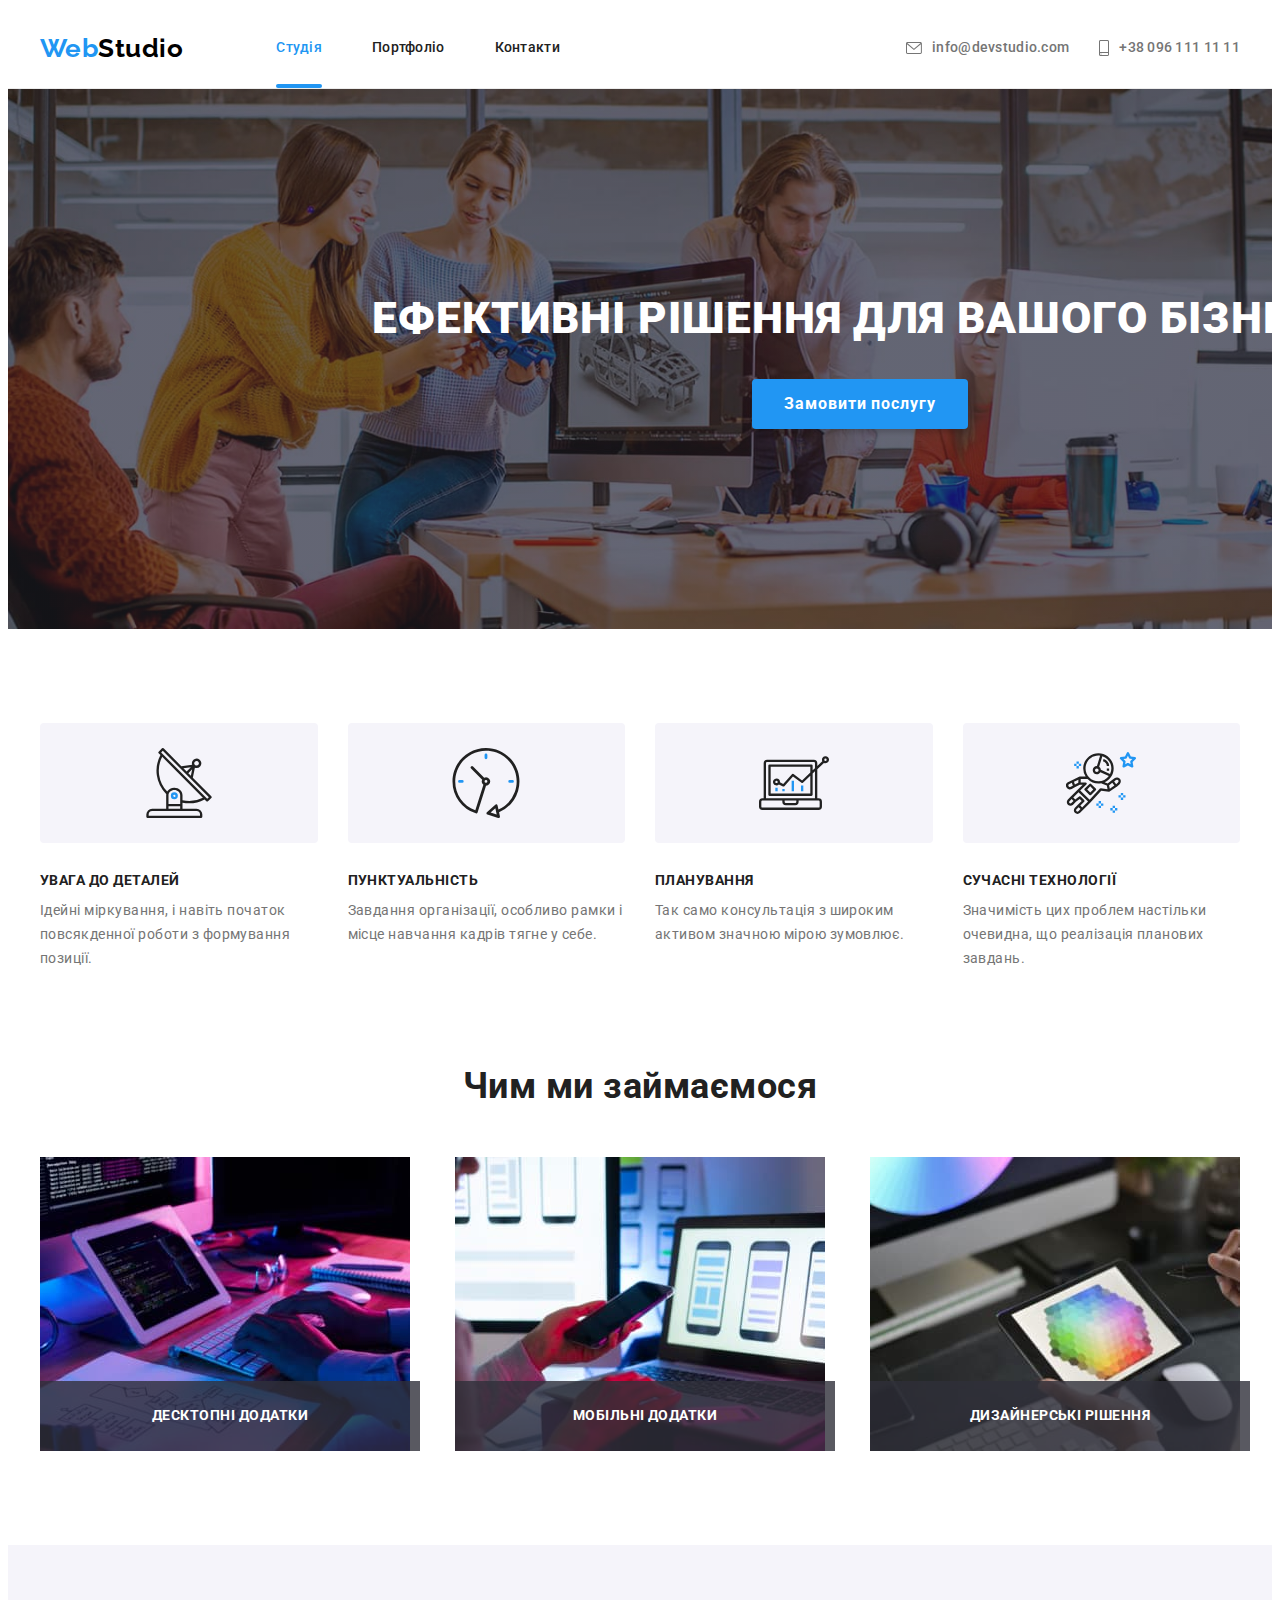
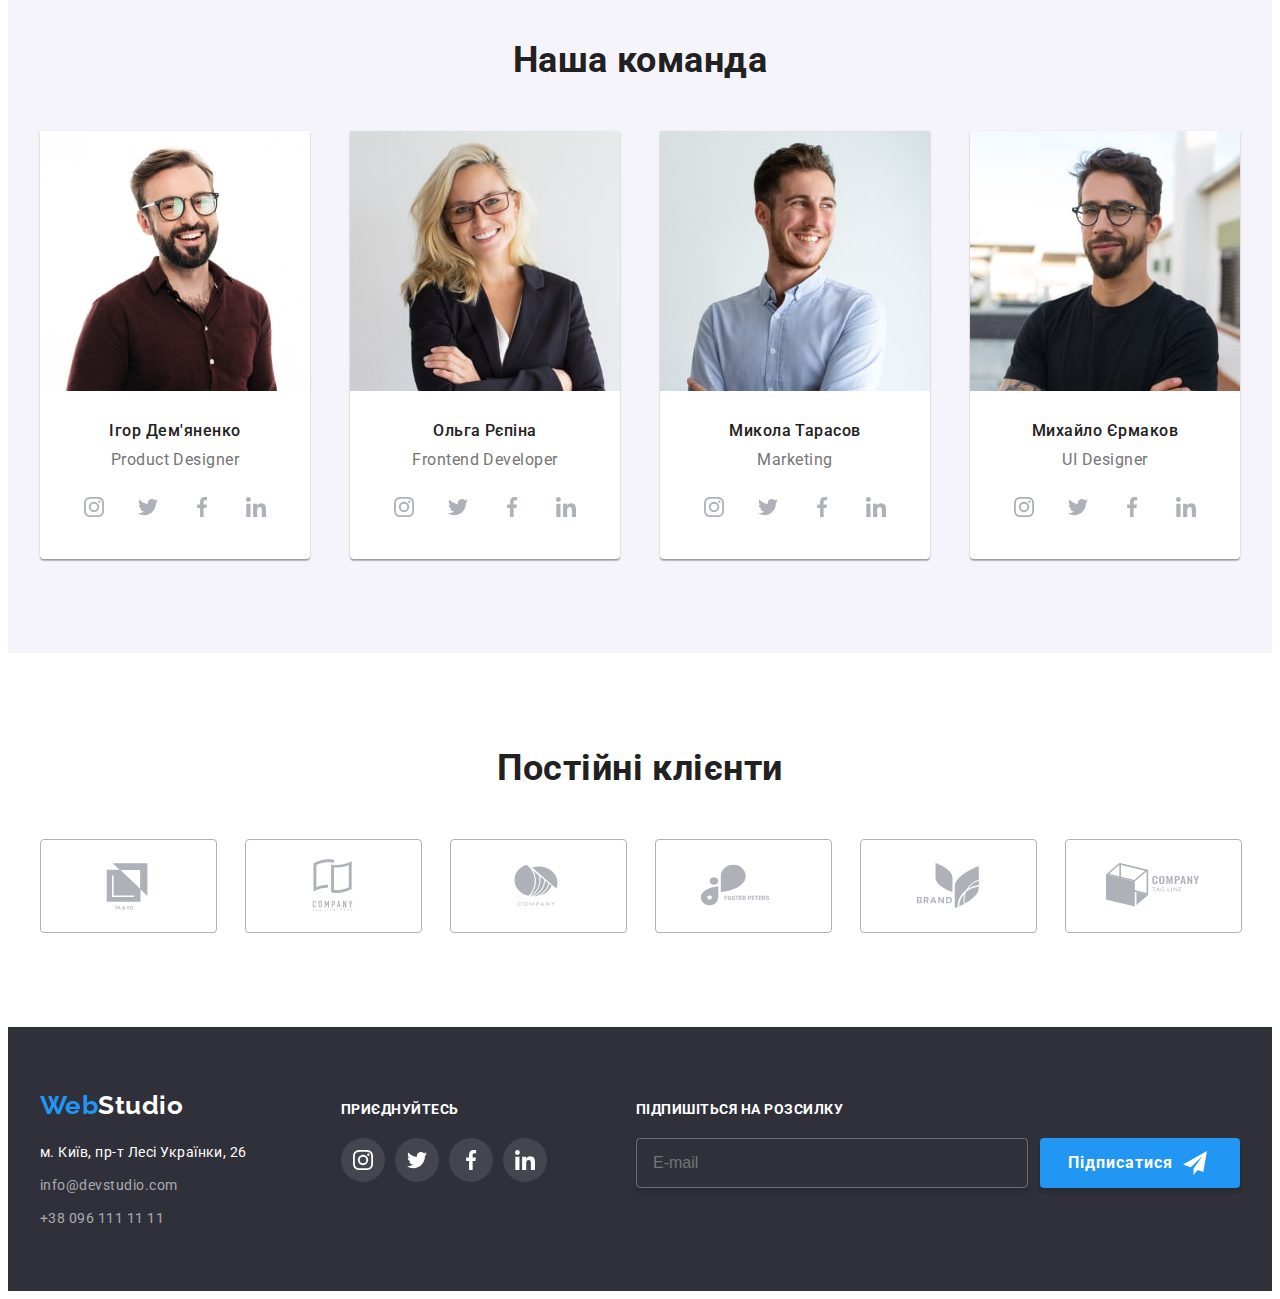
<file: index.html>
<!DOCTYPE html>
<html lang="uk">
  <head>
    <meta charset="UTF-8" />
    <meta http-equiv="X-UA-Compatible" content="IE=edge" />
    <meta name="viewport" content="width=device-width, initial-scale=1.0" />
    <title>Студія</title>

    <link rel="preconnect" href="https://fonts.googleapis.com" />
    <link rel="preconnect" href="https://fonts.gstatic.com" crossorigin />
    <link
      href="https://fonts.googleapis.com/css2?family=Raleway:wght@700&family=Roboto:wght@400;500;700;900&display=swap"
      rel="stylesheet"
    />

    <link
      rel="stylesheet"
      href="https://cdnjs.cloudflare.com/ajax/libs/modern-normalize/1.1.0/modern-normalize.min.css"
      integrity="sha512-wpPYUAdjBVSE4KJnH1VR1HeZfpl1ub8YT/NKx4PuQ5NmX2tKuGu6U/JRp5y+Y8XG2tV+wKQpNHVUX03MfMFn9Q=="
      crossorigin="anonymous"
      referrerpolicy="no-referrer"
    />
    <link rel="stylesheet" href="./css/main.min.css" />
  </head>
  <body>
    <!-- Header -->
    <header class="header-page">
      <div class="container header-page__container">
        <a class="logo header-page__logo" href="./index.html"
          ><span class="logo__accent">Web</span>Studio</a
        >
        <div class="header-page__menu">
          <nav>
            <ul class="header-page__list">
              <li class="header-page__item">
                <a class="header-page__link header-page__link--current" href="./index.html"
                  >Студія</a
                >
              </li>
              <li class="header-page__item">
                <a class="header-page__link" href="./portfolio.html">Портфоліо</a>
              </li>
              <li class="header-page__item">
                <a class="header-page__link" href="#address">Контакти</a>
              </li>
            </ul>
          </nav>

          <ul class="header-page__list header-page__list--second">
            <li class="header-page__item header-page__item--second">
              <a
                class="header-page__link header-page__link--second"
                href="mailto:info@devstudio.com"
              >
                <svg class="header-page__icon" width="16" height="12">
                  <use href="./images/icons.svg#icon-envelope"></use>
                </svg>
                info@devstudio.com</a
              >
            </li>
            <li class="header-page__item header-page__item--second">
              <a class="header-page__link header-page__link--second" href="tel:+380961111111">
                <svg class="header-page__icon" width="10" height="16">
                  <use href="./images/icons.svg#icon-smartphone"></use>
                </svg>
                <span>+38 096 111 11 11</span></a
              >
            </li>
          </ul>
        </div>
        <button
          class="header-page__btn-mobile-menu js-open-menu"
          aria-expanded="false"
          aria-controls="mobile-menu"
          type="button"
        >
          <svg class="header-page__icon-open-menu" width="40">
            <use href="./images/icons.svg#icon-open-menu"></use>
          </svg>
        </button>
      </div>
    </header>

    <main>
      <!-- Герой -->
      <section class="hero">
        <div class="container hero__container">
          <h1 class="hero__title">Ефективні рішення для вашого бізнесу</h1>
          <button class="hero__button" type="button" data-modal-open>Замовити послугу</button>
        </div>
      </section>

      <!-- Особливості -->
      <section class="section-benefits">
        <div class="container">
          <h2 class="section-benefits__title">Особливості</h2>

          <ul class="card-benefit__list">
            <li class="card-benefit__item">
              <div class="card-benefit__figure">
                <svg class="card-benefit__icon">
                  <use href="./images/icons.svg#icon-antenna"></use>
                </svg>
              </div>

              <h3 class="card-benefit__title">УВАГА ДО ДЕТАЛЕЙ</h3>
              <p class="card-benefit__content">
                Ідейні міркування, і навіть початок повсякденної роботи з формування позиції.
              </p>
            </li>

            <li class="card-benefit__item">
              <div class="card-benefit__figure">
                <svg class="card-benefit__icon">
                  <use href="./images/icons.svg#icon-clock"></use>
                </svg>
              </div>

              <h3 class="card-benefit__title">ПУНКТУАЛЬНІСТЬ</h3>
              <p class="card-benefit__content">
                Завдання організації, особливо рамки і місце навчання кадрів тягне у себе.
              </p>
            </li>

            <li class="card-benefit__item">
              <div class="card-benefit__figure">
                <svg class="card-benefit__icon">
                  <use href="./images/icons.svg#icon-diagram"></use>
                </svg>
              </div>

              <h3 class="card-benefit__title">ПЛАНУВАННЯ</h3>
              <p class="card-benefit__content">
                Так само консультація з широким активом значною мірою зумовлює.
              </p>
            </li>

            <li class="card-benefit__item">
              <div class="card-benefit__figure">
                <svg class="card-benefit__icon">
                  <use href="./images/icons.svg#icon-astronaut"></use>
                </svg>
              </div>

              <h3 class="card-benefit__title">СУЧАСНІ ТЕХНОЛОГІЇ</h3>
              <p class="card-benefit__content">
                Значимість цих проблем настільки очевидна, що реалізація планових завдань.
              </p>
            </li>
          </ul>
        </div>
      </section>

      <!-- Чим ми займаємося -->
      <section class="section-what">
        <div class="container">
          <h2 class="section-what__title">Чим ми займаємося</h2>

          <ul class="card-what__list">
            <li class="card-what__item">
              <img
                class="card-what__img"
                src="./images/what-we-do/what-we-do-1-370.jpg"
                alt="Займаємось кодингом"
                width="370"
              />
              <h3 class="card-what__title">Десктопні додатки</h3>
            </li>

            <li class="card-what__item">
              <img
                class="card-what__img"
                src="./images/what-we-do/what-we-do-2-370.jpg"
                alt="Створюємо макет"
                width="370"
              />
              <h3 class="card-what__title">Мобільні додатки</h3>
            </li>

            <li class="card-what__item">
              <img
                class="card-what__img"
                src="./images/what-we-do/what-we-do-3-370.jpg"
                alt="Підбираємо колір"
                width="370"
              />
              <h3 class="card-what__title">Дизайнерські рішення</h3>
            </li>
          </ul>
        </div>
      </section>

      <!-- Наша команда -->
      <section class="section-team">
        <div class="container">
          <h2 class="section-team__title">Наша команда</h2>

          <ul class="card-team__list">
            <li class="card-team__item">
              <img
                class="card-team__img"
                srcset="
                  ./images/our-command/ihor-demyanenko-270.jpg    270w,
                  ./images/our-command/ihor-demyanenko-354.jpg    354w,
                  ./images/our-command/ihor-demyanenko-450.jpg    450w,
                  ./images/our-command/ihor-demyanenko-270@2x.jpg 540w,
                  ./images/our-command/ihor-demyanenko-354@2x.jpg 708w,
                  ./images/our-command/ihor-demyanenko-450@2x.jpg 900w
                "
                src="./images/our-command/ihor-demyanenko-450.jpg"
                sizes="(min-width: 1200px) 270px, (min-width: 768px) 354px, (min-width: 480px) 450px,   100vw"
                alt="Ігор Дем'яненко"
              />

              <div class="card-team__caption">
                <h3 class="card-team__title">Ігор Дем'яненко</h3>
                <p class="card-team__content" lang="en">Product Designer</p>

                <ul class="socials__list card-team__socials">
                  <li class="socials__item">
                    <a
                      class="socials__link card-team__link-socials"
                      href=""
                      aria-label="Instagramm"
                    >
                      <svg class="socials__icon">
                        <use href="./images/icons.svg#icon-instagram"></use>
                      </svg>
                    </a>
                  </li>

                  <li class="socials__item">
                    <a class="socials__link card-team__link-socials" href="" aria-label="Twiter">
                      <svg class="socials__icon">
                        <use href="./images/icons.svg#icon-twitter"></use>
                      </svg>
                    </a>
                  </li>

                  <li class="socials__item">
                    <a class="socials__link card-team__link-socials" href="" aria-label="Facebook">
                      <svg class="socials__icon">
                        <use href="./images/icons.svg#icon-facebook"></use>
                      </svg>
                    </a>
                  </li>

                  <li class="socials__item">
                    <a class="socials__link card-team__link-socials" href="" aria-label="Linkedin">
                      <svg class="socials__icon">
                        <use href="./images/icons.svg#icon-linkedin"></use>
                      </svg>
                    </a>
                  </li>
                </ul>
              </div>
            </li>

            <li class="card-team__item">
              <img
                class="card-team__img"
                srcset="
                  ./images/our-command/olga-repina-270.jpg    270w,
                  ./images/our-command/olga-repina-354.jpg    354w,
                  ./images/our-command/olga-repina-450.jpg    450w,
                  ./images/our-command/olga-repina-270@2x.jpg 540w,
                  ./images/our-command/olga-repina-354@2x.jpg 708w,
                  ./images/our-command/olga-repina-450@2x.jpg 900w
                "
                src="./images/our-command/olga-repina-450.jpg"
                sizes="(min-width: 1200px) 270px, (min-width: 768px) 354px, (min-width: 480px) 450px,   100vw"
                alt="Ольга Рєпіна"
              />
              <div class="card-team__caption">
                <h3 class="card-team__title">Ольга Рєпіна</h3>
                <p class="card-team__content" lang="en">Frontend Developer</p>

                <ul class="socials__list card-team__socials">
                  <li class="socials__item">
                    <a
                      class="socials__link card-team__link-socials"
                      href=""
                      aria-label="Instagramm"
                    >
                      <svg class="socials__icon">
                        <use href="./images/icons.svg#icon-instagram"></use>
                      </svg>
                    </a>
                  </li>

                  <li class="socials__item">
                    <a class="socials__link card-team__link-socials" href="" aria-label="Twiter">
                      <svg class="socials__icon">
                        <use href="./images/icons.svg#icon-twitter"></use>
                      </svg>
                    </a>
                  </li>

                  <li class="socials__item">
                    <a class="socials__link card-team__link-socials" href="" aria-label="Facebook">
                      <svg class="socials__icon">
                        <use href="./images/icons.svg#icon-facebook"></use>
                      </svg>
                    </a>
                  </li>

                  <li class="socials__item">
                    <a class="socials__link card-team__link-socials" href="" aria-label="Linkedin">
                      <svg class="socials__icon">
                        <use href="./images/icons.svg#icon-linkedin"></use>
                      </svg>
                    </a>
                  </li>
                </ul>
              </div>
            </li>

            <li class="card-team__item">
              <img
                class="card-team__img"
                srcset="
                  ./images/our-command/mykola-tarasov-270.jpg    270w,
                  ./images/our-command/mykola-tarasov-354.jpg    354w,
                  ./images/our-command/mykola-tarasov-450.jpg    450w,
                  ./images/our-command/mykola-tarasov-270@2x.jpg 540w,
                  ./images/our-command/mykola-tarasov-354@2x.jpg 708w,
                  ./images/our-command/mykola-tarasov-450@2x.jpg 900w
                "
                src="./images/our-command/mykola-tarasov-450.jpg"
                sizes="(min-width: 1200px) 270px, (min-width: 768px) 354px, (min-width: 480px) 450px,   100vw"
                alt="Микола Тарасов"
              />
              <div class="card-team__caption">
                <h3 class="card-team__title">Микола Тарасов</h3>
                <p class="card-team__content" lang="en">Marketing</p>

                <ul class="socials__list card-team__socials">
                  <li class="socials__item">
                    <a
                      class="socials__link card-team__link-socials"
                      href=""
                      aria-label="Instagramm"
                    >
                      <svg class="socials__icon">
                        <use href="./images/icons.svg#icon-instagram"></use>
                      </svg>
                    </a>
                  </li>

                  <li class="socials__item">
                    <a class="socials__link card-team__link-socials" href="" aria-label="Twiter">
                      <svg class="socials__icon">
                        <use href="./images/icons.svg#icon-twitter"></use>
                      </svg>
                    </a>
                  </li>

                  <li class="socials__item">
                    <a class="socials__link card-team__link-socials" href="" aria-label="Facebook">
                      <svg class="socials__icon">
                        <use href="./images/icons.svg#icon-facebook"></use>
                      </svg>
                    </a>
                  </li>

                  <li class="socials__item">
                    <a class="socials__link card-team__link-socials" href="" aria-label="Linkedin">
                      <svg class="socials__icon">
                        <use href="./images/icons.svg#icon-linkedin"></use>
                      </svg>
                    </a>
                  </li>
                </ul>
              </div>
            </li>

            <li class="card-team__item">
              <img
                class="card-team__img"
                srcset="
                  ./images/our-command/mykhailo-yermakov-270.jpg    270w,
                  ./images/our-command/mykhailo-yermakov-354.jpg    354w,
                  ./images/our-command/mykhailo-yermakov-450.jpg    450w,
                  ./images/our-command/mykhailo-yermakov-270@2x.jpg 540w,
                  ./images/our-command/mykhailo-yermakov-354@2x.jpg 708w,
                  ./images/our-command/mykhailo-yermakov-450@2x.jpg 900w
                "
                src="./images/our-command/mykhailo-yermakov-450.jpg"
                sizes="(min-width: 1200px) 270px, (min-width: 768px) 354px, (min-width: 480px) 450px,   100vw"
                alt="Михайло Єрмаков"
              />
              <div class="card-team__caption">
                <h3 class="card-team__title">Михайло Єрмаков</h3>
                <p class="card-team__content" lang="en">UI Designer</p>

                <ul class="socials__list card-team__socials">
                  <li class="socials__item">
                    <a
                      class="socials__link card-team__link-socials"
                      href=""
                      aria-label="Instagramm"
                    >
                      <svg class="socials__icon">
                        <use href="./images/icons.svg#icon-instagram"></use>
                      </svg>
                    </a>
                  </li>

                  <li class="socials__item">
                    <a class="socials__link card-team__link-socials" href="" aria-label="Twiter">
                      <svg class="socials__icon">
                        <use href="./images/icons.svg#icon-twitter"></use>
                      </svg>
                    </a>
                  </li>

                  <li class="socials__item">
                    <a class="socials__link card-team__link-socials" href="" aria-label="Facebook">
                      <svg class="socials__icon">
                        <use href="./images/icons.svg#icon-facebook"></use>
                      </svg>
                    </a>
                  </li>

                  <li class="socials__item">
                    <a class="socials__link card-team__link-socials" href="" aria-label="Linkedin">
                      <svg class="socials__icon">
                        <use href="./images/icons.svg#icon-linkedin"></use>
                      </svg>
                    </a>
                  </li>
                </ul>
              </div>
            </li>
          </ul>
        </div>
      </section>

      <!-- Section our clients -->
      <section class="section-clients">
        <div class="container">
          <h2 class="section-clients__title">Постійні клієнти</h2>

          <ul class="card-client__list">
            <li class="card-client__item">
              <a href="" class="card-client__link" aria-label="Logo company">
                <svg class="card-client__icon">
                  <use href="./images/icons.svg#logo-company-1"></use>
                </svg>
              </a>
            </li>

            <li class="card-client__item">
              <a href="" class="card-client__link" aria-label="Logo company"
                ><svg class="card-client__icon">
                  <use href="./images/icons.svg#logo-company-2"></use></svg
              ></a>
            </li>

            <li class="card-client__item">
              <a href="" class="card-client__link" aria-label="Logo company"
                ><svg class="card-client__icon">
                  <use href="./images/icons.svg#logo-company-3"></use></svg
              ></a>
            </li>

            <li class="card-client__item">
              <a href="" class="card-client__link" aria-label="Logo company"
                ><svg class="card-client__icon">
                  <use href="./images/icons.svg#logo-company-4"></use></svg
              ></a>
            </li>

            <li class="card-client__item">
              <a href="" class="card-client__link" aria-label="Logo company"
                ><svg class="card-client__icon">
                  <use href="./images/icons.svg#logo-company-5"></use></svg
              ></a>
            </li>

            <li class="card-client__item">
              <a href="" class="card-client__link" aria-label="Logo company"
                ><svg class="card-client__icon">
                  <use href="./images/icons.svg#logo-company-6"></use></svg
              ></a>
            </li>
          </ul>
        </div>
      </section>
    </main>

    <!-- Section Footer -->
    <footer class="footer-page">
      <div class="container footer-page__container">
        <div class="footer-page__wrap">
          <!-- Group adress -->
          <div class="footer-page__address">
            <a class="logo footer-page__logo" href="./index.html"
              ><span class="logo__accent">Web</span>Studio</a
            >
            <address class="address" id="address">
              <ul class="address__list">
                <li class="address__item">
                  <a
                    class="addres__link addres__link--map"
                    href="https://goo.gl/maps/1251z9xFFSoEzvaf6"
                    target="_blank"
                    rel="noreferrer noopener, nofollow"
                    >м. Київ, пр-т Лесі Українки, 26</a
                  >
                </li>

                <li class="address__item">
                  <a class="addres__link" href="mailto:info@devstudio.com">info@devstudio.com</a>
                </li>

                <li class="address__item">
                  <a class="addres__link" href="tel:+380961111111">+38 096 111 11 11</a>
                </li>
              </ul>
            </address>
          </div>

          <!-- Group socials -->
          <div class="footer-page__socials socials-footer">
            <h3 class="socials-footer__title">Приєднуйтесь</h3>

            <ul class="socials__list socials-footer__list">
              <li class="socials__item">
                <a class="socials__link" href="" aria-label="Instagramm">
                  <svg class="socials__icon">
                    <use href="./images/icons.svg#icon-instagram"></use>
                  </svg>
                </a>
              </li>

              <li class="socials__item">
                <a class="socials__link" href="" aria-label="Twiter">
                  <svg class="socials__icon">
                    <use href="./images/icons.svg#icon-twitter"></use>
                  </svg>
                </a>
              </li>

              <li class="socials__item">
                <a class="socials__link" href="" aria-label="Facebook">
                  <svg class="socials__icon">
                    <use href="./images/icons.svg#icon-facebook"></use>
                  </svg>
                </a>
              </li>

              <li class="socials__item">
                <a class="socials__link" href="" aria-label="Linkedin">
                  <svg class="socials__icon">
                    <use href="./images/icons.svg#icon-linkedin"></use>
                  </svg>
                </a>
              </li>
            </ul>
          </div>
        </div>

        <!-- Group subscribe -->
        <div class="footer-page__form form-footer">
          <h3 class="form-footer__title">Підпишіться на розсилку</h3>

          <form class="form-footer__wrap" name="subscribe">
            <label class="form-footer__label" for="user-email">E-mail</label>

            <input
              class="form-footer__input"
              type="email"
              name="email"
              id="user-email"
              placeholder="E-mail"
            />

            <button class="form-footer__button" type="submit">
              Підписатися
              <svg class="form-footer__icon-button" width="24" height="24">
                <use href="./images/icons.svg#icon-send"></use>
              </svg>
            </button>
          </form>
        </div>
      </div>
    </footer>

    <!-- Modal window -->
    <div class="backdrop is-hidden" data-modal>
      <div class="modal-window">
        <button class="modal-window__btn-close" type="button" data-modal-close>
          <svg class="modal-window__icon-close">
            <use href="./images/icons.svg#icon-close"></use>
          </svg>
        </button>

        <form name="call-back" class="call-back">
          <h2 class="modal-window__title">Залиште свої дані, ми вам передзвонимо</h2>

          <div class="wrap-modal">
            <label class="modal-window__label" for="label-name-client">Ім'я</label>

            <div class="modal-window__wrap-input">
              <input
                class="modal-window__input"
                type="text"
                name="name-client"
                id="label-name-client"
                required
              />

              <svg class="modal-window__icon-input" width="18" height="18">
                <use href="./images/icons.svg#icon-person-modal"></use>
              </svg>
            </div>

            <label class="modal-window__label" for="label-phone-client">Телефон</label>
            <div class="modal-window__wrap-input">
              <input
                class="modal-window__input"
                type="tel"
                name="phone-client"
                id="label-phone-client"
                required
              />

              <svg class="modal-window__icon-input" width="18" height="18">
                <use href="./images/icons.svg#icon-photo-modal"></use>
              </svg>
            </div>

            <label class="modal-window__label" for="label-email-client">Пошта</label>
            <div class="modal-window__wrap-input">
              <input
                class="modal-window__input"
                type="email"
                name="email-client"
                id="label-email-client"
                required
              />

              <svg class="modal-window__icon-input" width="18" height="18">
                <use href="./images/icons.svg#icon-email-modal"></use>
              </svg>
            </div>

            <label class="modal-window__label" for="label-comment">Коментар</label>
            <textarea
              class="modal-window__input modal-window__input-comment"
              name="comment"
              rows="5"
              placeholder="Введіть текст"
              id="label-comment"
            ></textarea>

            <!-- license -->
            <div class="license__wrap">
              <div class="wrap-checkbox-license">
                <input
                  class="license__input"
                  type="checkbox"
                  name="license"
                  value="true"
                  id="label-license"
                  required
                />

                <label class="license__label" for="label-license">
                  <svg class="license__icon-checkbox" width="15" height="15">
                    <use
                      class="license__icon-checkbox--nochecken"
                      href="./images/icons.svg#icon-chechbox"
                    ></use>
                    <use
                      class="license__icon-checkbox--checken"
                      href="./images/icons.svg#icon-chechbox-cheched"
                    ></use></svg
                  >Погоджуюся з розсилкою та приймаю&nbsp;
                </label>
              </div>
              <a class="license__link" href="">Умови договору</a>
            </div>
          </div>

          <button type="submit" class="modal-window__button-send">Відправити</button>
        </form>
      </div>
    </div>

    <!-- Mobile menu -->
    <div class="mobile-menu js-menu-container" id="mobile-menu">
      <button class="mobile-menu__btn js-close-menu">
        <svg class="mobile-menu__icon" width="40">
          <use href="./images/icons.svg#icon-close"></use>
        </svg>
      </button>

      <ul class="mobile-menu__list mobile-menu__list--first">
        <li class="mobile-menu__item">
          <a class="mobile-menu__link mobile-menu__link--curent" href="./index.html">Студія</a>
        </li>
        <li class="mobile-menu__item">
          <a class="mobile-menu__link" href="./portfolio.html">Портфоліо</a>
        </li>
        <li class="mobile-menu__item">
          <a class="mobile-menu__link" href="#address">Контакти</a>
        </li>
      </ul>

      <ul class="mobile-menu__list mobile-menu__list--second">
        <li class="mobile-menu__item">
          <a class="mobile-menu__link mobile-menu__link--accent" href="tel:+380961111111"
            >+38 096 111 11 11</a
          >
        </li>

        <li class="mobile-menu__item">
          <a class="mobile-menu__link mobile-menu__link--second" href="mailto:info@devstudio.com"
            >info@devstudio.com</a
          >
        </li>
      </ul>

      <ul class="mobile-menu__list mobile-menu__list--socials">
        <li class="mobile-menu__item">
          <a class="mobile-menu__link--socials" href="" aria-label="Instagramm">Instagramm</a>
        </li>

        <li class="mobile-menu__item">
          <a class="mobile-menu__link--socials" href="" aria-label="Twiter">Twiter</a>
        </li>

        <li class="mobile-menu__item">
          <a class="mobile-menu__link--socials" href="" aria-label="Facebook">Facebook</a>
        </li>

        <li class="mobile-menu__item">
          <a class="mobile-menu__link--socials" href="" aria-label="Linkedin">Linkedin</a>
        </li>
      </ul>
    </div>

    <script src="./js/modal.js"></script>
    <script src="./js/mobile-menu.js"></script>
  </body>
</html>
</file>
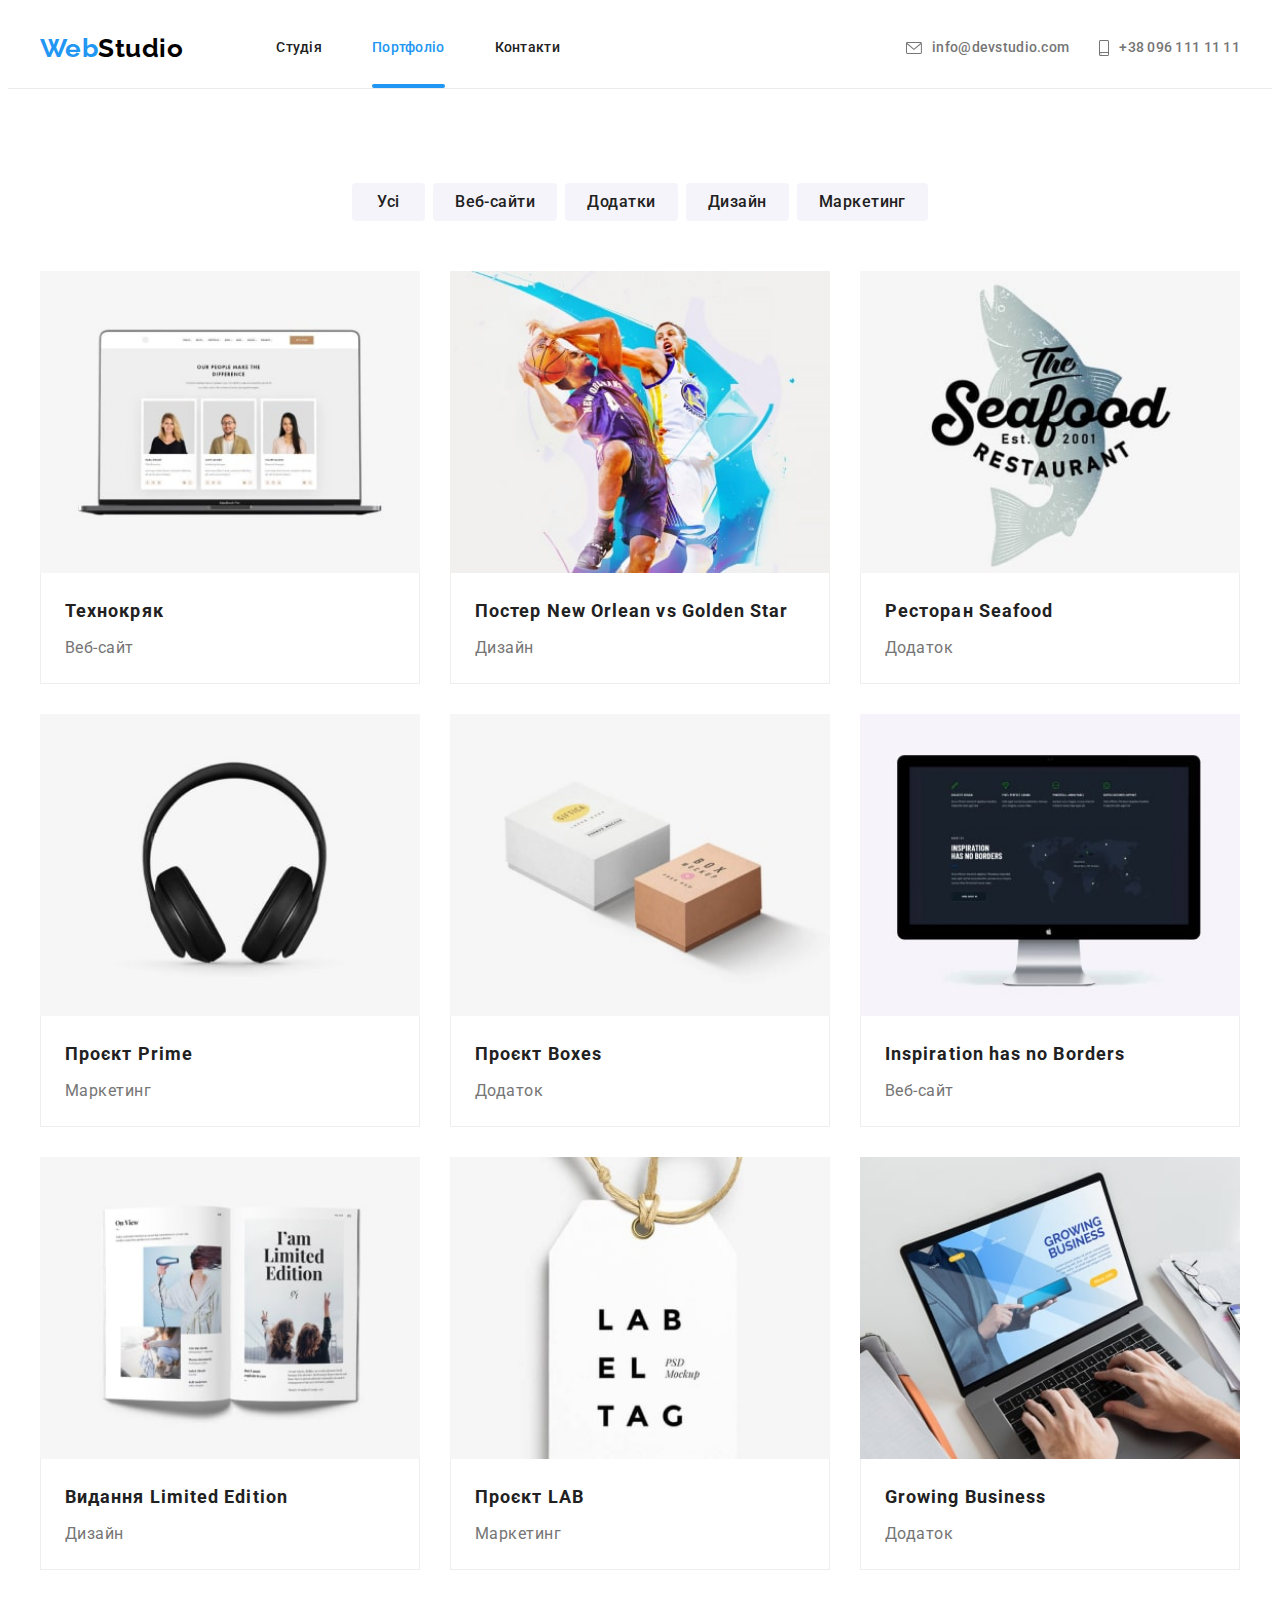
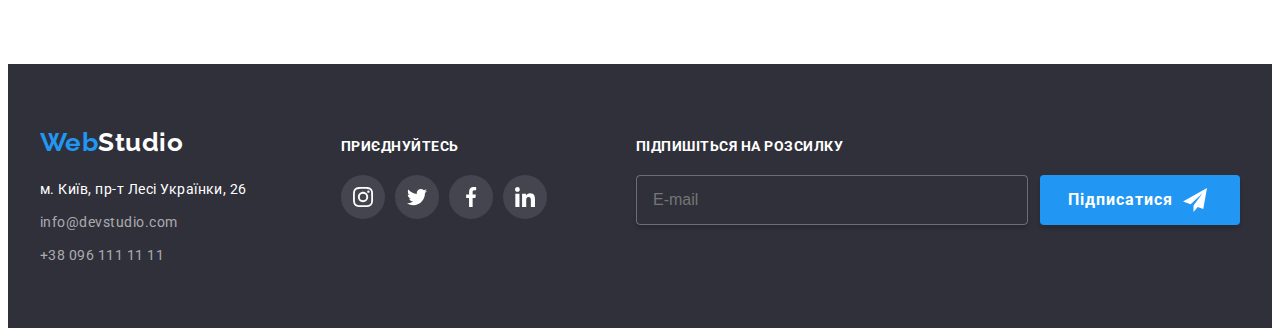
<file: portfolio.html>
<!DOCTYPE html>
<html lang="uk">
  <head>
    <meta charset="UTF-8" />
    <meta http-equiv="X-UA-Compatible" content="IE=edge" />
    <meta name="viewport" content="width=device-width, initial-scale=1.0" />
    <title>Портфоліо</title>

    <link rel="preconnect" href="https://fonts.googleapis.com" />
    <link rel="preconnect" href="https://fonts.gstatic.com" crossorigin />
    <link
      href="https://fonts.googleapis.com/css2?family=Raleway:wght@700&family=Roboto:wght@400;500;700;900&display=swap"
      rel="stylesheet"
    />
    <link
      rel="stylesheet"
      href="https://cdnjs.cloudflare.com/ajax/libs/modern-normalize/1.1.0/modern-normalize.min.css"
      integrity="sha512-wpPYUAdjBVSE4KJnH1VR1HeZfpl1ub8YT/NKx4PuQ5NmX2tKuGu6U/JRp5y+Y8XG2tV+wKQpNHVUX03MfMFn9Q=="
      crossorigin="anonymous"
      referrerpolicy="no-referrer"
    />

    <link rel="stylesheet" href="./css/main.min.css" />
  </head>

  <body>
    <!-- Header -->
    <header class="header-page">
      <div class="container header-page__container">
        <a class="logo header-page__logo" href="./index.html"
          ><span class="logo__accent">Web</span>Studio</a
        >
        <div class="header-page__menu">
          <nav>
            <ul class="header-page__list">
              <li class="header-page__item">
                <a class="header-page__link" href="./index.html">Студія</a>
              </li>
              <li class="header-page__item">
                <a class="header-page__link header-page__link--current" href="./portfolio.html"
                  >Портфоліо</a
                >
              </li>
              <li class="header-page__item">
                <a class="header-page__link" href="#address">Контакти</a>
              </li>
            </ul>
          </nav>

          <ul class="header-page__list header-page__list--second">
            <li class="header-page__item header-page__item--second">
              <a
                class="header-page__link header-page__link--second"
                href="mailto:info@devstudio.com"
              >
                <svg class="header-page__icon" width="16" height="12">
                  <use href="./images/icons.svg#icon-envelope"></use>
                </svg>
                info@devstudio.com</a
              >
            </li>
            <li class="header-page__item header-page__item--second">
              <a class="header-page__link header-page__link--second" href="tel:+380961111111">
                <svg class="header-page__icon" width="10" height="16">
                  <use href="./images/icons.svg#icon-smartphone"></use>
                </svg>
                <span>+38 096 111 11 11</span></a
              >
            </li>
          </ul>
        </div>
        <button
          class="header-page__btn-mobile-menu js-open-menu"
          aria-expanded="false"
          aria-controls="mobile-menu"
          type="button"
        >
          <svg class="header-page__icon-open-menu" width="40">
            <use href="./images/icons.svg#icon-open-menu"></use>
          </svg>
        </button>
      </div>
    </header>

    <!-- Portfolio section  -->
    <main>
      <section class="section-portfolio">
        <div class="container">
          <h2 class="section-portfolio__title">Портфоліо</h2>
          <!-- btn filters -->
          <ul class="filter_list">
            <li class="filter_item">
              <button class="filter_btn" type="button">Усі</button>
            </li>
            <li class="filter_item">
              <button class="filter_btn" type="button">Веб-сайти</button>
            </li>
            <li class="filter_item">
              <button class="filter_btn" type="button">Додатки</button>
            </li>
            <li class="filter_item">
              <button class="filter_btn" type="button">Дизайн</button>
            </li>
            <li class="filter_item">
              <button class="filter_btn" type="button">Маркетинг</button>
            </li>
          </ul>

          <ul class="portfolio-card__list">
            <li class="portfolio-card__item">
              <a class="portfolio-card__link" href="">
                <div class="portfolio-card__figure">
                  <img
                    class="portfolio-card__img"
                    srcset="
                      ./images/portfolio/portfolio-laptop-354.jpg    354w,
                      ./images/portfolio/portfolio-laptop-370.jpg    370w,
                      ./images/portfolio/portfolio-laptop-450.jpg    450w,
                      ./images/portfolio/portfolio-laptop-354@2x.jpg 708w,
                      ./images/portfolio/portfolio-laptop-370@2x.jpg 740w,
                      ./images/portfolio/portfolio-laptop-450@2x.jpg 900w
                    "
                    src="./images/portfolio/portfolio-laptop-370.jpg"
                    sizes="(min-width: 1200px) 370px, (min-width: 768px) 354px, (min-width: 480px) 450px,   100vw"
                    alt="Ноутбук"
                  />
                  <p class="portfolio-card__overlay">
                    Ресурс пропонує комплексні пропозиції з різним рівнем функціоналу та сервісів.
                    Все це дозволить відвідувачу отримати вичерпні відомості про компанію чи
                    приватну особу.
                  </p>
                </div>

                <div class="portfolio-card__body">
                  <h3 class="portfolio-card__title">Технокряк</h3>
                  <p class="portfolio-card__content">Веб-сайт</p>
                </div></a
              >
            </li>

            <li class="portfolio-card__item">
              <a class="portfolio-card__link" href="">
                <div class="portfolio-card__figure">
                  <img
                    class="portfolio-card__img"
                    srcset="
                      ./images/portfolio/portfolio-poster-basket-354.jpg    354w,
                      ./images/portfolio/portfolio-poster-basket-370.jpg    370w,
                      ./images/portfolio/portfolio-poster-basket-450.jpg    450w,
                      ./images/portfolio/portfolio-poster-basket-354@2x.jpg 708w,
                      ./images/portfolio/portfolio-poster-basket-370@2x.jpg 740w,
                      ./images/portfolio/portfolio-poster-basket-450@2x.jpg 900w
                    "
                    src="./images/portfolio/portfolio-poster-basket-450.jpg"
                    sizes="(min-width: 1200px) 370px, (min-width: 768px) 354px, (min-width: 480px) 450px,   100vw"
                    alt="Баскетболісти"
                  />
                  <p class="portfolio-card__overlay">
                    Ресурс пропонує комплексні пропозиції з різним рівнем функціоналу та сервісів.
                    Все це дозволить відвідувачу отримати вичерпні відомості про компанію чи
                    приватну особу.
                  </p>
                </div>
                <div class="portfolio-card__body">
                  <h3 class="portfolio-card__title">Постер New Orlean vs Golden Star</h3>
                  <p class="portfolio-card__content">Дизайн</p>
                </div></a
              >
            </li>

            <li class="portfolio-card__item">
              <a class="portfolio-card__link" href="">
                <div class="portfolio-card__figure">
                  <img
                    class="portfolio-card__img"
                    srcset="
                      ./images/portfolio/portfolio-restaurant-354.jpg    354w,
                      ./images/portfolio/portfolio-restaurant-370.jpg    370w,
                      ./images/portfolio/portfolio-restaurant-450.jpg    450w,
                      ./images/portfolio/portfolio-restaurant-354@2x.jpg 708w,
                      ./images/portfolio/portfolio-restaurant-370@2x.jpg 740w,
                      ./images/portfolio/portfolio-restaurant-450@2x.jpg 900w
                    "
                    src="./images/portfolio/portfolio-restaurant-450.jpg"
                    sizes="(min-width: 1200px) 370px, (min-width: 768px) 354px, (min-width: 480px) 450px,   100vw"
                    alt="Ресторан Seafood"
                  />
                  <p class="portfolio-card__overlay">
                    Ресурс пропонує комплексні пропозиції з різним рівнем функціоналу та сервісів.
                    Все це дозволить відвідувачу отримати вичерпні відомості про компанію чи
                    приватну особу.
                  </p>
                </div>
                <div class="portfolio-card__body">
                  <h3 class="portfolio-card__title">Ресторан Seafood</h3>
                  <p class="portfolio-card__content">Додаток</p>
                </div></a
              >
            </li>

            <li class="portfolio-card__item">
              <a class="portfolio-card__link" href="">
                <div class="portfolio-card__figure">
                  <img
                    class="portfolio-card__img"
                    srcset="
                      ./images/portfolio/portfolio-prime-354.jpg    354w,
                      ./images/portfolio/portfolio-prime-370.jpg    370w,
                      ./images/portfolio/portfolio-prime-450.jpg    450w,
                      ./images/portfolio/portfolio-prime-354@2x.jpg 708w,
                      ./images/portfolio/portfolio-prime-370@2x.jpg 740w,
                      ./images/portfolio/portfolio-prime-450@2x.jpg 900w
                    "
                    src="./images/portfolio/portfolio-prime-450.jpg"
                    sizes="(min-width: 1200px) 370px, (min-width: 768px) 354px, (min-width: 480px) 450px,   100vw"
                    alt="Навушники"
                  />
                  <p class="portfolio-card__overlay">
                    Ресурс пропонує комплексні пропозиції з різним рівнем функціоналу та сервісів.
                    Все це дозволить відвідувачу отримати вичерпні відомості про компанію чи
                    приватну особу.
                  </p>
                </div>
                <div class="portfolio-card__body">
                  <h3 class="portfolio-card__title">Проєкт Prime</h3>
                  <p class="portfolio-card__content">Маркетинг</p>
                </div></a
              >
            </li>

            <li class="portfolio-card__item">
              <a class="portfolio-card__link" href="">
                <div class="portfolio-card__figure">
                  <img
                    class="portfolio-card__img"
                    srcset="
                      ./images/portfolio/portfolio-boxes-354.jpg    354w,
                      ./images/portfolio/portfolio-boxes-370.jpg    370w,
                      ./images/portfolio/portfolio-boxes-450.jpg    450w,
                      ./images/portfolio/portfolio-boxes-354@2x.jpg 708w,
                      ./images/portfolio/portfolio-boxes-370@2x.jpg 740w,
                      ./images/portfolio/portfolio-boxes-450@2x.jpg 900w
                    "
                    src="./images/portfolio/portfolio-boxes-450.jpg"
                    sizes="(min-width: 1200px) 370px, (min-width: 768px) 354px, (min-width: 480px) 450px,   100vw"
                    alt="Дві коробки"
                  />
                  <p class="portfolio-card__overlay">
                    Ресурс пропонує комплексні пропозиції з різним рівнем функціоналу та сервісів.
                    Все це дозволить відвідувачу отримати вичерпні відомості про компанію чи
                    приватну особу.
                  </p>
                </div>
                <div class="portfolio-card__body">
                  <h3 class="portfolio-card__title">Проєкт Boxes</h3>
                  <p class="portfolio-card__content">Додаток</p>
                </div></a
              >
            </li>

            <li class="portfolio-card__item">
              <a class="portfolio-card__link" href="">
                <div class="portfolio-card__figure">
                  <img
                    class="portfolio-card__img"
                    srcset="
                      ./images/portfolio/portfolio-inspiration-354.jpg    354w,
                      ./images/portfolio/portfolio-inspiration-370.jpg    370w,
                      ./images/portfolio/portfolio-inspiration-450.jpg    450w,
                      ./images/portfolio/portfolio-inspiration-354@2x.jpg 708w,
                      ./images/portfolio/portfolio-inspiration-370@2x.jpg 740w,
                      ./images/portfolio/portfolio-inspiration-450@2x.jpg 900w
                    "
                    src="./images/portfolio/portfolio-inspiration-450.jpg"
                    sizes="(min-width: 1200px) 370px, (min-width: 768px) 354px, (min-width: 480px) 450px,   100vw"
                    alt="Моноблок iMac"
                  />
                  <p class="portfolio-card__overlay">
                    Ресурс пропонує комплексні пропозиції з різним рівнем функціоналу та сервісів.
                    Все це дозволить відвідувачу отримати вичерпні відомості про компанію чи
                    приватну особу.
                  </p>
                </div>
                <div class="portfolio-card__body">
                  <h3 class="portfolio-card__title">Inspiration has no Borders</h3>
                  <p class="portfolio-card__content">Веб-сайт</p>
                </div></a
              >
            </li>

            <li class="portfolio-card__item">
              <a class="portfolio-card__link" href="">
                <div class="portfolio-card__figure">
                  <img
                    class="portfolio-card__img"
                    srcset="
                      ./images/portfolio/portfolio-limited-edition-354.jpg    354w,
                      ./images/portfolio/portfolio-limited-edition-370.jpg    370w,
                      ./images/portfolio/portfolio-limited-edition-450.jpg    450w,
                      ./images/portfolio/portfolio-limited-edition-354@2x.jpg 708w,
                      ./images/portfolio/portfolio-limited-edition-370@2x.jpg 740w,
                      ./images/portfolio/portfolio-limited-edition-450@2x.jpg 900w
                    "
                    src="./images/portfolio/portfolio-limited-edition-450.jpg"
                    sizes="(min-width: 1200px) 370px, (min-width: 768px) 354px, (min-width: 480px) 450px,   100vw"
                    alt="Розгорнута книга"
                  />
                  <p class="portfolio-card__overlay">
                    Ресурс пропонує комплексні пропозиції з різним рівнем функціоналу та сервісів.
                    Все це дозволить відвідувачу отримати вичерпні відомості про компанію чи
                    приватну особу.
                  </p>
                </div>
                <div class="portfolio-card__body">
                  <h3 class="portfolio-card__title">Видання Limited Edition</h3>
                  <p class="portfolio-card__content">Дизайн</p>
                </div></a
              >
            </li>

            <li class="portfolio-card__item">
              <a class="portfolio-card__link" href="">
                <div class="portfolio-card__figure">
                  <img
                    class="portfolio-card__img"
                    srcset="
                      ./images/portfolio/portfolio-lab-354.jpg    354w,
                      ./images/portfolio/portfolio-lab-370.jpg    370w,
                      ./images/portfolio/portfolio-lab-450.jpg    450w,
                      ./images/portfolio/portfolio-lab-354@2x.jpg 708w,
                      ./images/portfolio/portfolio-lab-370@2x.jpg 740w,
                      ./images/portfolio/portfolio-lab-450@2x.jpg 900w
                    "
                    src="./images/portfolio/portfolio-lab-450.jpg"
                    sizes="(min-width: 1200px) 370px, (min-width: 768px) 354px, (min-width: 480px) 450px,   100vw"
                    alt="Бірка"
                  />
                  <p class="portfolio-card__overlay">
                    Ресурс пропонує комплексні пропозиції з різним рівнем функціоналу та сервісів.
                    Все це дозволить відвідувачу отримати вичерпні відомості про компанію чи
                    приватну особу.
                  </p>
                </div>
                <div class="portfolio-card__body">
                  <h3 class="portfolio-card__title">Проєкт LAB</h3>
                  <p class="portfolio-card__content">Маркетинг</p>
                </div></a
              >
            </li>

            <li class="portfolio-card__item">
              <a class="portfolio-card__link" href="">
                <div class="portfolio-card__figure">
                  <img
                    class="portfolio-card__img"
                    srcset="
                      ./images/portfolio/portfolio-growing-354.jpg    354w,
                      ./images/portfolio/portfolio-growing-370.jpg    370w,
                      ./images/portfolio/portfolio-growing-450.jpg    450w,
                      ./images/portfolio/portfolio-growing-354@2x.jpg 708w,
                      ./images/portfolio/portfolio-growing-370@2x.jpg 740w,
                      ./images/portfolio/portfolio-growing-450@2x.jpg 900w
                    "
                    src="./images/portfolio/portfolio-growing-450.jpg"
                    sizes="(min-width: 1200px) 370px, (min-width: 768px) 354px, (min-width: 480px) 450px,   100vw"
                    alt="Ноутбук"
                  />
                  <p class="portfolio-card__overlay">
                    Ресурс пропонує комплексні пропозиції з різним рівнем функціоналу та сервісів.
                    Все це дозволить відвідувачу отримати вичерпні відомості про компанію чи
                    приватну особу.
                  </p>
                </div>
                <div class="portfolio-card__body">
                  <h3 class="portfolio-card__title">Growing Business</h3>
                  <p class="portfolio-card__content">Додаток</p>
                </div></a
              >
            </li>
          </ul>
        </div>
      </section>
    </main>

    <!-- Section Footer -->
    <footer class="footer-page">
      <div class="container footer-page__container">
        <div class="footer-page__wrap">
          <!-- Group adress -->
          <div class="footer-page__address">
            <a class="logo footer-page__logo" href="./index.html"
              ><span class="logo__accent">Web</span>Studio</a
            >
            <address class="address" id="address">
              <ul class="address__list">
                <li class="address__item">
                  <a
                    class="addres__link addres__link--map"
                    href="https://goo.gl/maps/1251z9xFFSoEzvaf6"
                    target="_blank"
                    rel="noreferrer noopener, nofollow"
                    >м. Київ, пр-т Лесі Українки, 26</a
                  >
                </li>

                <li class="address__item">
                  <a class="addres__link" href="mailto:info@devstudio.com">info@devstudio.com</a>
                </li>

                <li class="address__item">
                  <a class="addres__link" href="tel:+380961111111">+38 096 111 11 11</a>
                </li>
              </ul>
            </address>
          </div>

          <!-- Group socials -->
          <div class="footer-page__socials socials-footer">
            <h3 class="socials-footer__title">Приєднуйтесь</h3>

            <ul class="socials__list socials-footer__list">
              <li class="socials__item">
                <a class="socials__link" href="" aria-label="Instagramm">
                  <svg class="socials__icon">
                    <use href="./images/icons.svg#icon-instagram"></use>
                  </svg>
                </a>
              </li>

              <li class="socials__item">
                <a class="socials__link" href="" aria-label="Twiter">
                  <svg class="socials__icon">
                    <use href="./images/icons.svg#icon-twitter"></use>
                  </svg>
                </a>
              </li>

              <li class="socials__item">
                <a class="socials__link" href="" aria-label="Facebook">
                  <svg class="socials__icon">
                    <use href="./images/icons.svg#icon-facebook"></use>
                  </svg>
                </a>
              </li>

              <li class="socials__item">
                <a class="socials__link" href="" aria-label="Linkedin">
                  <svg class="socials__icon">
                    <use href="./images/icons.svg#icon-linkedin"></use>
                  </svg>
                </a>
              </li>
            </ul>
          </div>
        </div>

        <!-- Group subscribe -->
        <div class="footer-page__form form-footer">
          <h3 class="form-footer__title">Підпишіться на розсилку</h3>

          <form class="form-footer__wrap" name="subscribe">
            <label class="form-footer__label" for="user-email">E-mail</label>

            <input
              class="form-footer__input"
              type="email"
              name="email"
              id="user-email"
              placeholder="E-mail"
            />

            <button class="form-footer__button" type="submit">
              Підписатися
              <svg class="form-footer__icon-button" width="24" height="24">
                <use href="./images/icons.svg#icon-send"></use>
              </svg>
            </button>
          </form>
        </div>
      </div>
    </footer>

    <!-- Mobile menu -->
    <div class="mobile-menu js-menu-container" id="mobile-menu">
      <button class="mobile-menu__btn js-close-menu">
        <svg class="mobile-menu__icon" width="40">
          <use href="./images/icons.svg#icon-close"></use>
        </svg>
      </button>

      <ul class="mobile-menu__list mobile-menu__list--first">
        <li class="mobile-menu__item">
          <a class="mobile-menu__link" href="./index.html">Студія</a>
        </li>
        <li class="mobile-menu__item">
          <a class="mobile-menu__link mobile-menu__link--curent" href="./portfolio.html"
            >Портфоліо</a
          >
        </li>
        <li class="mobile-menu__item">
          <a class="mobile-menu__link" href="#address">Контакти</a>
        </li>
      </ul>

      <ul class="mobile-menu__list mobile-menu__list--second">
        <li class="mobile-menu__item">
          <a class="mobile-menu__link mobile-menu__link--accent" href="tel:+380961111111"
            >+38 096 111 11 11</a
          >
        </li>

        <li class="mobile-menu__item">
          <a class="mobile-menu__link" href="mailto:info@devstudio.com">info@devstudio.com</a>
        </li>
      </ul>

      <ul class="mobile-menu__list mobile-menu__list--socials">
        <li class="mobile-menu__item">
          <a class="mobile-menu__link--socials" href="" aria-label="Instagramm">Instagramm</a>
        </li>

        <li class="mobile-menu__item">
          <a class="mobile-menu__link--socials" href="" aria-label="Twiter">Twiter</a>
        </li>

        <li class="mobile-menu__item">
          <a class="mobile-menu__link--socials" href="" aria-label="Facebook">Facebook</a>
        </li>

        <li class="mobile-menu__item">
          <a class="mobile-menu__link--socials" href="" aria-label="Linkedin">Linkedin</a>
        </li>
      </ul>
    </div>

    <script src="./js/mobile-menu.js"></script>
  </body>
</html>
</file>
<file: css/main.min.css>
.portfolio-card__img,.card-team__img,.card-what__img{display:block;max-width:100%}.portfolio-card__list,.filter_list,.mobile-menu__list,.address__list,.card-client__list,.card-team__list,.card-what__list,.card-benefit__list,.header-page__list,.socials__list{padding:0;margin:0;list-style:none}.portfolio-card__link,.mobile-menu__link--socials,.mobile-menu__link,.addres__link,.card-client__link,.logo,.header-page__link,.socials__link{text-decoration:none}.section-portfolio__title,.license__input,.form-footer__label,.section-benefits__title{position:absolute;white-space:nowrap;width:1px;height:1px;overflow:hidden;border:0;padding:0;clip:rect(0 0 0 0);-webkit-clip-path:inset(50%);clip-path:inset(50%);margin:-1px}.section-portfolio,.section-clients,.section-team,.section-what,.section-benefits{padding-top:60px;padding-bottom:60px}@media screen and (min-width: 1200px){.section-portfolio,.section-clients,.section-team,.section-what,.section-benefits{padding-top:94px;padding-bottom:94px}}.form-footer__title,.socials-footer__title,.section-clients__title,.section-team__title,.section-what__title{margin-bottom:30px;color:#212121;font-weight:700;font-size:28px;line-height:1.18;text-align:center}@media screen and (min-width: 1200px){.form-footer__title,.socials-footer__title,.section-clients__title,.section-team__title,.section-what__title{margin-bottom:50px;font-size:36px;line-height:1.17}}body{font-family:roboto,sans-serif;letter-spacing:.03em;color:#757575}h1,h2,h3,h4,h4,h5,h6,p{margin-top:0;margin-bottom:0}.no-scroll{overflow:hidden;overflow-y:hidden}.button,.filter_btn,.button--primary,.modal-window__button-send,.form-footer__button,.hero__button{min-width:73px;padding:6px 22px;color:#212121;font-weight:500;font-size:16px;line-height:1.62;text-align:center;font-family:inherit;letter-spacing:inherit;background-color:#f5f4fa;cursor:pointer;border:none;border-radius:4px}.button--primary,.modal-window__button-send,.form-footer__button,.hero__button{color:#fff;background-color:#2196f3;letter-spacing:.06em;-webkit-transition:background-color 250ms cubic-bezier(0.4, 0, 0.2, 1);transition:background-color 250ms cubic-bezier(0.4, 0, 0.2, 1)}.button--primary:hover,.modal-window__button-send:hover,.form-footer__button:hover,.hero__button:hover,.button--primary:focus,.modal-window__button-send:focus,.form-footer__button:focus,.hero__button:focus{background-color:#188ce8}.container{padding-left:15px;padding-right:15px;margin-left:auto;margin-right:auto;width:100%}@media screen and (min-width: 480px){.container{max-width:480px}}@media screen and (min-width: 768px){.container{max-width:768px}}@media screen and (min-width: 1200px){.container{max-width:1200px}}.socials__list{display:-webkit-inline-box;display:-ms-inline-flexbox;display:inline-flex}.socials__item:not(:last-child){margin-right:10px}.socials__link{display:-webkit-inline-box;display:-ms-inline-flexbox;display:inline-flex;-webkit-box-pack:center;-ms-flex-pack:center;justify-content:center;-webkit-box-align:center;-ms-flex-align:center;align-items:center;color:#fff;background-color:rgba(255,255,255,.1);width:44px;height:44px;border-radius:50%;-webkit-transition:color 250ms cubic-bezier(0.4, 0, 0.2, 1),background-color 250ms cubic-bezier(0.4, 0, 0.2, 1);transition:color 250ms cubic-bezier(0.4, 0, 0.2, 1),background-color 250ms cubic-bezier(0.4, 0, 0.2, 1)}.socials__link:hover,.socials__link:focus{background-color:#2196f3}.socials__icon{fill:currentColor;width:20px;height:20px}.header-page{background-color:#fff;border-bottom:1px solid #ececec}.header-page__container{display:-webkit-box;display:-ms-flexbox;display:flex;-webkit-box-align:center;-ms-flex-align:center;align-items:center;-webkit-box-pack:justify;-ms-flex-pack:justify;justify-content:space-between}@media screen and (min-width: 768px){.header-page__container{-webkit-box-pack:left;-ms-flex-pack:left;justify-content:left}}.header-page__logo{margin-right:88px}@media screen and (min-width: 1200px){.header-page__logo{margin-right:93px}}.header-page__menu{display:none}@media screen and (min-width: 768px){.header-page__menu{display:-webkit-box;display:-ms-flexbox;display:flex;-ms-flex-preferred-size:100%;flex-basis:100%;-webkit-box-pack:justify;-ms-flex-pack:justify;justify-content:space-between}}.header-page__list{display:-webkit-box;display:-ms-flexbox;display:flex;-webkit-column-gap:50px;-moz-column-gap:50px;column-gap:50px;font-weight:500;font-size:14px;line-height:1.14;letter-spacing:.02em}.header-page__link{display:block;padding-top:32px;padding-bottom:32px;color:#212121;-webkit-transition:color 250ms cubic-bezier(0.4, 0, 0.2, 1);transition:color 250ms cubic-bezier(0.4, 0, 0.2, 1)}.header-page__link:hover,.header-page__link:focus{color:#2196f3}.header-page__icon{margin-right:10px;fill:currentColor}.header-page__link--current{position:relative;color:#2196f3}.header-page__link--current::after{content:"";position:absolute;left:0;bottom:0;display:block;width:100%;height:4px;border-radius:2px;background-color:currentColor}.header-page__list--second{-ms-flex-wrap:wrap;flex-wrap:wrap;-webkit-column-gap:30px;-moz-column-gap:30px;column-gap:30px;row-gap:10px}@media screen and (max-width: 1199.98px){.header-page__list--second{font-size:12px;line-height:1.17;padding:21px 0;max-width:142px}}.header-page__link--second{color:#757575;display:-webkit-box;display:-ms-flexbox;display:flex;-webkit-box-align:center;-ms-flex-align:center;align-items:center}@media screen and (max-width: 1199.98px){.header-page__link--second{padding:0}}.header-page__btn-mobile-menu{padding:10px 0;border:none;background-color:#fff}@media screen and (min-width: 768px){.header-page__btn-mobile-menu{display:none}}.header-page__icon-open-menu{display:block;width:40px;height:40px;fill:#000}.logo{color:#000;font-family:raleway,sans-serif;font-weight:700;font-size:24px;line-height:1.17}@media screen and (min-width: 1200px){.logo{font-size:26px;line-height:1.19}}.logo__accent{color:#2196f3}.hero{padding-top:118px;padding-bottom:118px;text-align:center;letter-spacing:.06em;background-color:#2f303a;background-image:-webkit-gradient(linear, left top, left bottom, from(rgba(47, 48, 58, 0.4)), to(rgba(47, 48, 58, 0.4))),url(../images/hero-background/hero-background-480.jpg);background-image:linear-gradient(rgba(47, 48, 58, 0.4), rgba(47, 48, 58, 0.4)),url(../images/hero-background/hero-background-480.jpg);background-repeat:no-repeat;background-position:center;background-size:cover;margin:0 auto;max-width:480px}@media(min-device-pixel-ratio: 2),(-webkit-min-device-pixel-ratio: 2),(min-resolution: 192dpi),(min-resolution: 2dppx){.hero{background-image:-webkit-gradient(linear, left top, left bottom, from(rgba(47, 48, 58, 0.4)), to(rgba(47, 48, 58, 0.4))),url(../images/hero-background/hero-background-480@2x.jpg);background-image:linear-gradient(rgba(47, 48, 58, 0.4), rgba(47, 48, 58, 0.4)),url(../images/hero-background/hero-background-480@2x.jpg)}}@media(min-width: 577px){.hero{background-image:-webkit-gradient(linear, left top, left bottom, from(rgba(47, 48, 58, 0.4)), to(rgba(47, 48, 58, 0.4))),url(../images/hero-background/hero-background-768.jpg);background-image:linear-gradient(rgba(47, 48, 58, 0.4), rgba(47, 48, 58, 0.4)),url(../images/hero-background/hero-background-768.jpg)}}@media(min-width: 577px)and (min-device-pixel-ratio: 2),(min-width: 577px)and (-webkit-min-device-pixel-ratio: 2),(min-width: 577px)and (min-resolution: 192dpi),(min-width: 577px)and (min-resolution: 2dppx){.hero{background-image:-webkit-gradient(linear, left top, left bottom, from(rgba(47, 48, 58, 0.4)), to(rgba(47, 48, 58, 0.4))),url(../images/hero-background/hero-background-768@2x.jpg);background-image:linear-gradient(rgba(47, 48, 58, 0.4), rgba(47, 48, 58, 0.4)),url(../images/hero-background/hero-background-768@2x.jpg)}}@media(min-width: 960px){.hero{background-image:-webkit-gradient(linear, left top, left bottom, from(rgba(47, 48, 58, 0.4)), to(rgba(47, 48, 58, 0.4))),url(../images/hero-background/hero-background-1600.jpg);background-image:linear-gradient(rgba(47, 48, 58, 0.4), rgba(47, 48, 58, 0.4)),url(../images/hero-background/hero-background-1600.jpg)}}@media(min-width: 960px)and (min-device-pixel-ratio: 2),(min-width: 960px)and (-webkit-min-device-pixel-ratio: 2),(min-width: 960px)and (min-resolution: 192dpi),(min-width: 960px)and (min-resolution: 2dppx){.hero{background-image:-webkit-gradient(linear, left top, left bottom, from(rgba(47, 48, 58, 0.4)), to(rgba(47, 48, 58, 0.4))),url(../images/hero-background/hero-background-1600@2x.jpg);background-image:linear-gradient(rgba(47, 48, 58, 0.4), rgba(47, 48, 58, 0.4)),url(../images/hero-background/hero-background-1600@2x.jpg)}}@media screen and (min-width: 480px){.hero{max-width:768px}}@media screen and (min-width: 768px){.hero{max-width:1200px}}@media screen and (min-width: 1200px){.hero{padding-top:200px;padding-bottom:200px;max-width:1600px}}.hero__container{display:inline-block;padding-left:10px;padding-right:10px}@media screen and (min-width: 480px){.hero__container{padding-left:60px;padding-right:60px}}@media screen and (min-width: 768px){.hero__container{padding-left:204px;padding-right:204px}}@media screen and (min-width: 1200px){.hero__container{padding-left:252px;padding-right:252px}}.hero__title{margin-top:0;margin-bottom:30px;color:#fff;font-weight:900;font-size:26px;line-height:1.62;text-transform:uppercase}@media screen and (min-width: 1200px){.hero__title{font-size:44px;line-height:1.36}}.hero__button{padding:10px 24px;font-weight:700;font-size:16px;line-height:1.88;-webkit-box-shadow:0px 4px 4px rgba(0, 0, 0, 0.15);box-shadow:0px 4px 4px rgba(0, 0, 0, 0.15)}@media screen and (min-width: 1200px){.hero__button{padding:10px 32px}}@media screen and (min-width: 1200px){.section-benefits{padding-bottom:0}}.card-benefit__list{display:-webkit-box;display:-ms-flexbox;display:flex;-webkit-box-orient:vertical;-webkit-box-direction:normal;-ms-flex-direction:column;flex-direction:column;gap:30px;font-size:14px;line-height:1.71}@media screen and (min-width: 768px){.card-benefit__list{-webkit-box-orient:horizontal;-webkit-box-direction:normal;-ms-flex-direction:row;flex-direction:row;-ms-flex-wrap:wrap;flex-wrap:wrap}}.card-benefit__item{max-width:calc((100% - 0px)/1)}@media screen and (min-width: 768px){.card-benefit__item{max-width:calc((100% - 30px)/2)}}@media screen and (min-width: 1200px){.card-benefit__item{max-width:calc((100% - 90px)/4)}}.card-benefit__icon{width:70px;height:70px}.card-benefit__title{margin-bottom:10px;color:#212121;font-weight:700;font-size:14px;line-height:1.14;text-transform:uppercase}.card-benefit__figure{display:-webkit-box;display:-ms-flexbox;display:flex;-webkit-box-pack:center;-ms-flex-pack:center;justify-content:center;-webkit-box-align:center;-ms-flex-align:center;align-items:center;margin-bottom:30px;max-width:100;height:120px;border-radius:4px;background-color:#f5f4fa}.section-what{display:none}@media screen and (min-width: 1200px){.section-what{display:block}}.card-what__list{display:-webkit-box;display:-ms-flexbox;display:flex;-webkit-box-pack:justify;-ms-flex-pack:justify;justify-content:space-between}.card-what__item{position:relative}.card-what__title{position:absolute;left:0;bottom:0;width:100%;padding:27px 5px;font-weight:700;font-size:14px;line-height:1.14;text-align:center;text-transform:uppercase;color:#fff;background:rgba(47,48,58,.8)}.section-team{font-size:16px;line-height:1.19;background-color:#f5f4fa}.card-team__list{display:-webkit-box;display:-ms-flexbox;display:flex;-webkit-box-pack:justify;-ms-flex-pack:justify;justify-content:space-between;-webkit-box-orient:vertical;-webkit-box-direction:normal;-ms-flex-direction:column;flex-direction:column;gap:30px}@media screen and (min-width: 768px){.card-team__list{-webkit-box-orient:horizontal;-webkit-box-direction:normal;-ms-flex-direction:row;flex-direction:row;-ms-flex-wrap:wrap;flex-wrap:wrap}}.card-team__caption{padding:30px 10px 24px 10px;text-align:center}@media screen and (min-width: 1200px){.card-team__caption{padding-bottom:30px}}.card-team__img{width:100%}.card-team__title{margin-bottom:10px;color:#212121;font-size:16px;line-height:1.19;font-weight:500}.card-team__item{background-color:#fff;border-bottom-right-radius:4px;border-bottom-left-radius:4px;-webkit-box-shadow:0px 1px 3px rgba(0, 0, 0, 0.12), 0px 1px 1px rgba(0, 0, 0, 0.14),  0px 2px 1px rgba(0, 0, 0, 0.2);box-shadow:0px 1px 3px rgba(0, 0, 0, 0.12), 0px 1px 1px rgba(0, 0, 0, 0.14),  0px 2px 1px rgba(0, 0, 0, 0.2);max-width:calc((100% - 0px)/1)}@media screen and (min-width: 768px){.card-team__item{max-width:calc((100% - 30px)/2)}}@media screen and (min-width: 1200px){.card-team__item{max-width:calc((100% - 90px)/4)}}.card-team__content{margin-bottom:16px}.card-team__link-socials{color:#afb1b8}.card-team__link-socials:hover,.card-team__link-socials:focus{color:#fff}.card-client__list{display:-webkit-box;display:-ms-flexbox;display:flex;-ms-flex-wrap:wrap;flex-wrap:wrap;gap:30px}.card-client__item{width:100%;max-width:calc((100% - 30px)/2)}@media screen and (min-width: 768px){.card-client__item{max-width:calc((100% - 60px)/3)}}@media screen and (min-width: 1200px){.card-client__item{max-width:calc((100% - 150px)/6)}}.card-client__icon{fill:currentColor;width:106px;height:60px}.card-client__link{display:-webkit-inline-box;display:-ms-inline-flexbox;display:inline-flex;-webkit-box-pack:center;-ms-flex-pack:center;justify-content:center;-webkit-box-align:center;-ms-flex-align:center;align-items:center;color:#afb1b8;width:100%;height:92px;border:1px solid #afb1b8;border-radius:4px;-webkit-transition:color 250ms cubic-bezier(0.4, 0, 0.2, 1),border-color 250ms cubic-bezier(0.4, 0, 0.2, 1);transition:color 250ms cubic-bezier(0.4, 0, 0.2, 1),border-color 250ms cubic-bezier(0.4, 0, 0.2, 1)}.card-client__link:hover,.card-client__link:focus{color:#2196f3;border-color:#2196f3}.footer-page{padding-top:60px;padding-bottom:60px;background-color:#2f303a;margin:0 auto}.footer-page__container{display:-webkit-box;display:-ms-flexbox;display:flex;-webkit-box-orient:vertical;-webkit-box-direction:normal;-ms-flex-direction:column;flex-direction:column;-webkit-box-pack:justify;-ms-flex-pack:justify;justify-content:space-between}@media screen and (min-width: 768px){.footer-page__container{padding-left:60px;padding-right:75px}}@media screen and (min-width: 1200px){.footer-page__container{-webkit-box-orient:horizontal;-webkit-box-direction:normal;-ms-flex-direction:row;flex-direction:row;padding-left:0;padding-right:0}}.footer-page__wrap{display:-webkit-box;display:-ms-flexbox;display:flex;-webkit-box-orient:vertical;-webkit-box-direction:normal;-ms-flex-direction:column;flex-direction:column;width:100%;margin-bottom:60px}@media screen and (min-width: 768px){.footer-page__wrap{-webkit-box-orient:horizontal;-webkit-box-direction:normal;-ms-flex-direction:row;flex-direction:row;-webkit-box-pack:justify;-ms-flex-pack:justify;justify-content:space-between;-webkit-box-align:baseline;-ms-flex-align:baseline;align-items:baseline}}@media screen and (min-width: 1200px){.footer-page__wrap{width:507px;margin-bottom:0;-webkit-box-orient:horizontal;-webkit-box-direction:normal;-ms-flex-direction:row;flex-direction:row;-webkit-box-pack:justify;-ms-flex-pack:justify;justify-content:space-between}}.footer-page__address{width:100%;text-align:center;margin-bottom:60px}@media screen and (min-width: 768px){.footer-page__address{width:232px;margin-bottom:0}}@media screen and (min-width: 1200px){.footer-page__address{width:232px;text-align:left;margin-bottom:0}}.footer-page__logo{margin-bottom:20px;display:inline-block;color:#fff}.footer-page__socials{width:100%;text-align:center;padding-top:0}@media screen and (min-width: 768px){.footer-page__socials{width:206px}}@media screen and (min-width: 1200px){.footer-page__socials{text-align:left;padding-top:15px}}.address__item:not(:last-child){margin-bottom:9px}.addres__link{width:100%;color:rgba(255,255,255,.6);font-size:14px;line-height:1.71;font-style:normal;-webkit-transition:color 250ms cubic-bezier(0.4, 0, 0.2, 1);transition:color 250ms cubic-bezier(0.4, 0, 0.2, 1)}.addres__link:hover,.addres__link:focus{color:#2196f3}.addres__link--map{color:#fff}.socials-footer__title{margin-bottom:20px;font-weight:700;font-size:14px;line-height:1.14;text-transform:uppercase;color:#fff}@media screen and (min-width: 1200px){.socials-footer__title{text-align:left}}.form-footer{text-align:center;padding-top:0}@media screen and (min-width: 1200px){.form-footer{text-align:left;padding-top:15px}}.form-footer__title{margin-bottom:20px;font-weight:700;font-size:14px;line-height:1.14;text-transform:uppercase;text-align:center;color:#fff}@media screen and (min-width: 1200px){.form-footer__title{text-align:left}}.form-footer__wrap{display:-webkit-box;display:-ms-flexbox;display:flex;-webkit-box-orient:vertical;-webkit-box-direction:normal;-ms-flex-direction:column;flex-direction:column;-webkit-box-align:center;-ms-flex-align:center;align-items:center}@media screen and (min-width: 1200px){.form-footer__wrap{-webkit-box-orient:horizontal;-webkit-box-direction:normal;-ms-flex-direction:row;flex-direction:row}}.form-footer__input{margin-bottom:20px;padding:14px 16px;width:100%;border:1px solid rgba(255,255,255,.3);-webkit-box-shadow:0px 4px 4px rgba(0,0,0,.15);box-shadow:0px 4px 4px rgba(0,0,0,.15);border-radius:4px;font-size:16px;line-height:1.25;color:rgba(255,255,255,.6);background-color:rgba(0,0,0,0);outline:none;-webkit-transition:border-color 250ms cubic-bezier(0.4, 0, 0.2, 1);transition:border-color 250ms cubic-bezier(0.4, 0, 0.2, 1)}.form-footer__input:hover,.form-footer__input:focus{border-color:#2196f3}@media screen and (min-width: 768px){.form-footer__input{width:450px}}@media screen and (min-width: 1200px){.form-footer__input{margin-bottom:0;width:358px}}.form-footer__button{display:-webkit-inline-box;display:-ms-inline-flexbox;display:inline-flex;-webkit-box-align:center;-ms-flex-align:center;align-items:center;width:200px;margin-left:12px;padding:10px 28px;font-weight:700;font-size:16px;line-height:1.88;-webkit-box-shadow:0px 4px 4px rgba(0,0,0,.15);box-shadow:0px 4px 4px rgba(0,0,0,.15);-webkit-transition:border-color 250ms cubic-bezier(0.4, 0, 0.2, 1);transition:border-color 250ms cubic-bezier(0.4, 0, 0.2, 1)}.form-footer__icon-button{margin-left:10px;fill:currentColor}.backdrop{position:fixed;top:0;left:0;width:100%;height:100%;background-color:rgba(0,0,0,.2);visibility:visible;opacity:1;pointer-events:auto;-webkit-transition:opacity 500ms cubic-bezier(0.4, 0, 0.2, 1),visibility 500ms cubic-bezier(0.4, 0, 0.2, 1);transition:opacity 500ms cubic-bezier(0.4, 0, 0.2, 1),visibility 500ms cubic-bezier(0.4, 0, 0.2, 1)}.backdrop.is-hidden{visibility:collapse;opacity:0;pointer-events:none}.backdrop.is-hidden .modal-window{-webkit-transform:translate(-50%, -50%) scale(0.9);transform:translate(-50%, -50%) scale(0.9)}.modal-window{position:absolute;top:50%;left:50%;-webkit-transform:translate(-50%, -50%) scale(1);transform:translate(-50%, -50%) scale(1);max-width:450px;max-height:609px;width:100%;padding:40px;background:#fff;-webkit-box-shadow:0px 1px 3px rgba(0, 0, 0, 0.12), 0px 1px 1px rgba(0, 0, 0, 0.14), 0px 2px 1px rgba(0, 0, 0, 0.2);box-shadow:0px 1px 3px rgba(0, 0, 0, 0.12), 0px 1px 1px rgba(0, 0, 0, 0.14), 0px 2px 1px rgba(0, 0, 0, 0.2);border-radius:4px;-webkit-transition:-webkit-transform 250ms cubic-bezier(0.4, 0, 0.2, 1);transition:-webkit-transform 250ms cubic-bezier(0.4, 0, 0.2, 1);transition:transform 250ms cubic-bezier(0.4, 0, 0.2, 1);transition:transform 250ms cubic-bezier(0.4, 0, 0.2, 1), -webkit-transform 250ms cubic-bezier(0.4, 0, 0.2, 1)}@media screen and (max-width: 400px){.modal-window{padding:20px}}@media screen and (min-width: 1200px){.modal-window{max-width:528px;max-height:581px}}@media screen and (max-height: 560px){.modal-window{padding:20px}}.modal-window__btn-close{position:absolute;right:8px;top:8px;width:30px;height:30px;color:#000;background-color:inherit;border:1px solid rgba(0,0,0,.1);border-radius:50%;-webkit-transition:color 250ms cubic-bezier(0.4, 0, 0.2, 1);transition:color 250ms cubic-bezier(0.4, 0, 0.2, 1)}.modal-window__btn-close:hover,.modal-window__btn-close:focus{color:#2196f3;cursor:pointer}.modal-window__icon-close{width:11px;height:11px;fill:currentColor}.modal-window__title{margin-bottom:12px;font-weight:700;font-size:20px;line-height:1.5;text-align:center;letter-spacing:.03em;color:#212121}@media screen and (max-width: 400px){.modal-window__title{padding:0 20px}}@media screen and (min-width: 1200px){.modal-window__title{line-height:1.15}}@media screen and (max-height: 560px){.modal-window__title{margin-bottom:6px;font-weight:600;font-size:18px;line-height:1.1}}.modal-window__wrap{display:-webkit-box;display:-ms-flexbox;display:flex;-webkit-box-orient:vertical;-webkit-box-direction:normal;-ms-flex-direction:column;flex-direction:column;margin-bottom:30px}.modal-window__label{display:block;margin-bottom:4px;font-size:12px;line-height:1.17;letter-spacing:.01em}.modal-window__wrap-input{position:relative;margin-bottom:10px}.modal-window__input{padding:12px 9px 12px 42px;width:100%;border:1px solid rgba(33,33,33,.2);border-radius:4px;font-size:12px;line-height:1.17;letter-spacing:.01em;color:#757575;-webkit-transition:border-color 250ms cubic-bezier(0.4, 0, 0.2, 1);transition:border-color 250ms cubic-bezier(0.4, 0, 0.2, 1);outline:none}.modal-window__input:hover,.modal-window__input:focus{border-color:#2196f3}@media screen and (max-height: 560px){.modal-window__input{padding:6px 9px 6px 42px}}.modal-window__icon-input{position:absolute;left:12px;top:50%;-webkit-transform:translateY(-50%);transform:translateY(-50%);fill:#212121;-webkit-transition:fill 250ms cubic-bezier(0.4, 0, 0.2, 1);transition:fill 250ms cubic-bezier(0.4, 0, 0.2, 1)}.modal-window__input:hover+.modal-window__icon-input,.modal-window__input:focus+.modal-window__icon-input{fill:#2196f3}.modal-window__input-comment{height:120px;margin-bottom:20px;padding:12px 16px;resize:none}.modal-window__input-comment::-webkit-input-placeholder{font-size:12px;line-height:1.17;letter-spacing:.01em;color:rgba(117,117,117,.5)}.modal-window__input-comment::-moz-placeholder{font-size:12px;line-height:1.17;letter-spacing:.01em;color:rgba(117,117,117,.5)}.modal-window__input-comment:-ms-input-placeholder{font-size:12px;line-height:1.17;letter-spacing:.01em;color:rgba(117,117,117,.5)}.modal-window__input-comment::-ms-input-placeholder{font-size:12px;line-height:1.17;letter-spacing:.01em;color:rgba(117,117,117,.5)}.modal-window__input-comment::placeholder{font-size:12px;line-height:1.17;letter-spacing:.01em;color:rgba(117,117,117,.5)}@media screen and (max-height: 560px){.modal-window__input-comment{height:20px;margin-bottom:10px;padding:1px 16px}}.modal-window__button-send{display:block;margin:30px auto 0 auto;padding:10px 52px;font-weight:700;font-size:16px;line-height:1.88;-webkit-box-shadow:0px 4px 4px rgba(0,0,0,.15);box-shadow:0px 4px 4px rgba(0,0,0,.15)}@media screen and (max-height: 560px){.modal-window__button-send{margin:10px auto 0 auto;padding:5px 52px}}.license__wrap{display:-webkit-box;display:-ms-flexbox;display:flex;margin-left:12px;font-size:12px;line-height:1.17;letter-spacing:.03em}@media(max-width: 420px){.license__wrap{-ms-flex-wrap:wrap;flex-wrap:wrap;gap:10px}}@media screen and (min-width: 1200px){.license__wrap{font-size:14px;line-height:1.71}}.license__link{color:#2196f3}.license__input{-moz-appearance:none;-webkit-appearance:none;appearance:none}.license__label{display:-webkit-inline-box;display:-ms-inline-flexbox;display:inline-flex;-webkit-box-align:center;-ms-flex-align:center;align-items:center;-webkit-user-select:none;-moz-user-select:none;-ms-user-select:none;user-select:none}.license__icon-checkbox{margin-right:7px}.license__input:checked+.license__label .license__icon-checkbox{-webkit-box-shadow:0px 4px 4px rgba(0,0,0,.25);box-shadow:0px 4px 4px rgba(0,0,0,.25)}.license__icon-checkbox--checken{opacity:0}.license__input:checked+.license__label .license__icon-checkbox--checken{opacity:1}.license__icon-checkbox--nochecken{opacity:1}.license__input:checked+.license__label .license__icon-checkbox--nochecken{opacity:0}.mobile-menu{position:fixed;top:0;left:0;width:100vw;height:100vh;z-index:999;display:-webkit-box;display:-ms-flexbox;display:flex;-webkit-box-orient:vertical;-webkit-box-direction:normal;-ms-flex-direction:column;flex-direction:column;gap:64px;padding:48px 40px;color:#212121;background-color:#fff;-webkit-transform:translateX(100%);transform:translateX(100%);-webkit-transition:-webkit-transform 250ms cubic-bezier(0.4, 0, 0.2, 1);transition:-webkit-transform 250ms cubic-bezier(0.4, 0, 0.2, 1);transition:transform 250ms cubic-bezier(0.4, 0, 0.2, 1);transition:transform 250ms cubic-bezier(0.4, 0, 0.2, 1), -webkit-transform 250ms cubic-bezier(0.4, 0, 0.2, 1)}@media screen and (max-width: 400px){.mobile-menu{padding:24px 20px 52px 20px;gap:32px}}.mobile-menu.is-open{-webkit-transform:translateX(0);transform:translateX(0);overflow:hidden}.mobile-menu__btn{position:absolute;top:10px;right:0;width:40px;height:40px;color:#000;background-color:inherit;border:none;border-radius:50%;-webkit-transition:color 250ms cubic-bezier(0.4, 0, 0.2, 1);transition:color 250ms cubic-bezier(0.4, 0, 0.2, 1)}.mobile-menu__btn:hover,.mobile-menu__btn:focus{color:#2196f3;cursor:pointer}.mobile-menu__icon{width:19px;height:19px;fill:currentColor}.mobile-menu__list{display:-webkit-box;display:-ms-flexbox;display:flex;-webkit-box-orient:vertical;-webkit-box-direction:normal;-ms-flex-direction:column;flex-direction:column;gap:32px;font-weight:500;letter-spacing:.02em}@media screen and (max-width: 400px){.mobile-menu__list{gap:16px}}.mobile-menu__link{color:inherit}.mobile-menu__list--first{-webkit-box-flex:1;-ms-flex-positive:1;flex-grow:1;font-size:40px;line-height:1.18}@media screen and (max-width: 400px){.mobile-menu__list--first{font-size:32px}}.mobile-menu__list--second{font-size:24px;line-height:1.17}@media screen and (max-width: 400px){.mobile-menu__list--second{font-size:19px}}.mobile-menu__list--socials{-webkit-box-orient:horizontal;-webkit-box-direction:normal;-ms-flex-direction:row;flex-direction:row;-webkit-column-gap:20px;-moz-column-gap:20px;column-gap:20px;row-gap:5px;font-size:18px;line-height:1.22}@media screen and (max-width: 400px){.mobile-menu__list--socials{-ms-flex-wrap:wrap;flex-wrap:wrap}}.mobile-menu__link--curent{color:#2196f3}.mobile-menu__link--accent{color:#2196f3;font-size:34px;line-height:1.18}@media screen and (max-width: 400px){.mobile-menu__link--accent{font-size:27px}}.mobile-menu__link--second{color:#757575}.mobile-menu__link--socials{color:#2196f3}.filter_list{display:-webkit-box;display:-ms-flexbox;display:flex;-ms-flex-wrap:wrap;flex-wrap:wrap;-webkit-column-gap:8px;-moz-column-gap:8px;column-gap:8px;row-gap:15px;margin-bottom:40px}@media screen and (min-width: 768px){.filter_list{-webkit-box-pack:center;-ms-flex-pack:center;justify-content:center;margin-bottom:30px}}@media screen and (min-width: 1200px){.filter_list{margin-bottom:50px}}.filter_btn{-webkit-transition:color 250ms cubic-bezier(0.4, 0, 0.2, 1),background-color 250ms cubic-bezier(0.4, 0, 0.2, 1),-webkit-box-shadow 250ms cubic-bezier(0.4, 0, 0.2, 1);transition:color 250ms cubic-bezier(0.4, 0, 0.2, 1),background-color 250ms cubic-bezier(0.4, 0, 0.2, 1),-webkit-box-shadow 250ms cubic-bezier(0.4, 0, 0.2, 1);transition:color 250ms cubic-bezier(0.4, 0, 0.2, 1),background-color 250ms cubic-bezier(0.4, 0, 0.2, 1),box-shadow 250ms cubic-bezier(0.4, 0, 0.2, 1);transition:color 250ms cubic-bezier(0.4, 0, 0.2, 1),background-color 250ms cubic-bezier(0.4, 0, 0.2, 1),box-shadow 250ms cubic-bezier(0.4, 0, 0.2, 1),-webkit-box-shadow 250ms cubic-bezier(0.4, 0, 0.2, 1)}.filter_btn:hover,.filter_btn:focus{color:#fff;background-color:#2196f3;-webkit-box-shadow:0px 3px 1px rgba(0, 0, 0, 0.1), 0px 1px 2px rgba(0, 0, 0, 0.08), 0px 2px 2px rgba(0, 0, 0, 0.12);box-shadow:0px 3px 1px rgba(0, 0, 0, 0.1), 0px 1px 2px rgba(0, 0, 0, 0.08), 0px 2px 2px rgba(0, 0, 0, 0.12)}.portfolio-card__list{display:-webkit-box;display:-ms-flexbox;display:flex;-ms-flex-wrap:wrap;flex-wrap:wrap;gap:30px;font-size:16px;line-height:1.88}.portfolio-card__item{max-width:calc((100% - 0px)/1)}@media screen and (min-width: 768px){.portfolio-card__item{max-width:calc((100% - 30px)/2)}}@media screen and (min-width: 1200px){.portfolio-card__item{max-width:calc((100% - 60px)/3)}}.portfolio-card__img{width:450px}.portfolio-card__link{display:-webkit-box;display:-ms-flexbox;display:flex;-webkit-box-orient:vertical;-webkit-box-direction:normal;-ms-flex-direction:column;flex-direction:column;height:100%;-webkit-transition:-webkit-box-shadow 250ms cubic-bezier(0.4, 0, 0.2, 1);transition:-webkit-box-shadow 250ms cubic-bezier(0.4, 0, 0.2, 1);transition:box-shadow 250ms cubic-bezier(0.4, 0, 0.2, 1);transition:box-shadow 250ms cubic-bezier(0.4, 0, 0.2, 1), -webkit-box-shadow 250ms cubic-bezier(0.4, 0, 0.2, 1)}.portfolio-card__link:visited{color:inherit}.portfolio-card__link:hover,.portfolio-card__link:focus{-webkit-box-shadow:0px 1px 1px rgba(0, 0, 0, 0.12), 0px 4px 4px rgba(0, 0, 0, 0.06), 1px 4px 6px rgba(0, 0, 0, 0.16);box-shadow:0px 1px 1px rgba(0, 0, 0, 0.12), 0px 4px 4px rgba(0, 0, 0, 0.06), 1px 4px 6px rgba(0, 0, 0, 0.16)}.portfolio-card__body{-webkit-box-flex:1;-ms-flex-positive:1;flex-grow:1;padding:20px 24px;margin:0;border-left:1px solid #eee;border-right:1px solid #eee;border-bottom:1px solid #eee}.portfolio-card__figure{position:relative;overflow:hidden}.portfolio-card__overlay{position:absolute;left:0;bottom:0;width:100%;height:100%;padding:24px;font-size:18px;line-height:1.56;color:#fff;background-color:rgba(33,150,243,.9);-webkit-transform:translateY(101%);transform:translateY(101%);-webkit-transition:-webkit-transform 250ms cubic-bezier(0.4, 0, 0.2, 1);transition:-webkit-transform 250ms cubic-bezier(0.4, 0, 0.2, 1);transition:transform 250ms cubic-bezier(0.4, 0, 0.2, 1);transition:transform 250ms cubic-bezier(0.4, 0, 0.2, 1), -webkit-transform 250ms cubic-bezier(0.4, 0, 0.2, 1)}.portfolio-card__link:hover .portfolio-card__overlay,.portfolio-card__link:focus .portfolio-card__overlay{-webkit-transform:translateY(0);transform:translateY(0)}.portfolio-card__title{color:#212121;font-weight:700;font-size:18px;line-height:2;letter-spacing:.06em;margin-bottom:4px}/*# sourceMappingURL=main.min.css.map */
</file>
